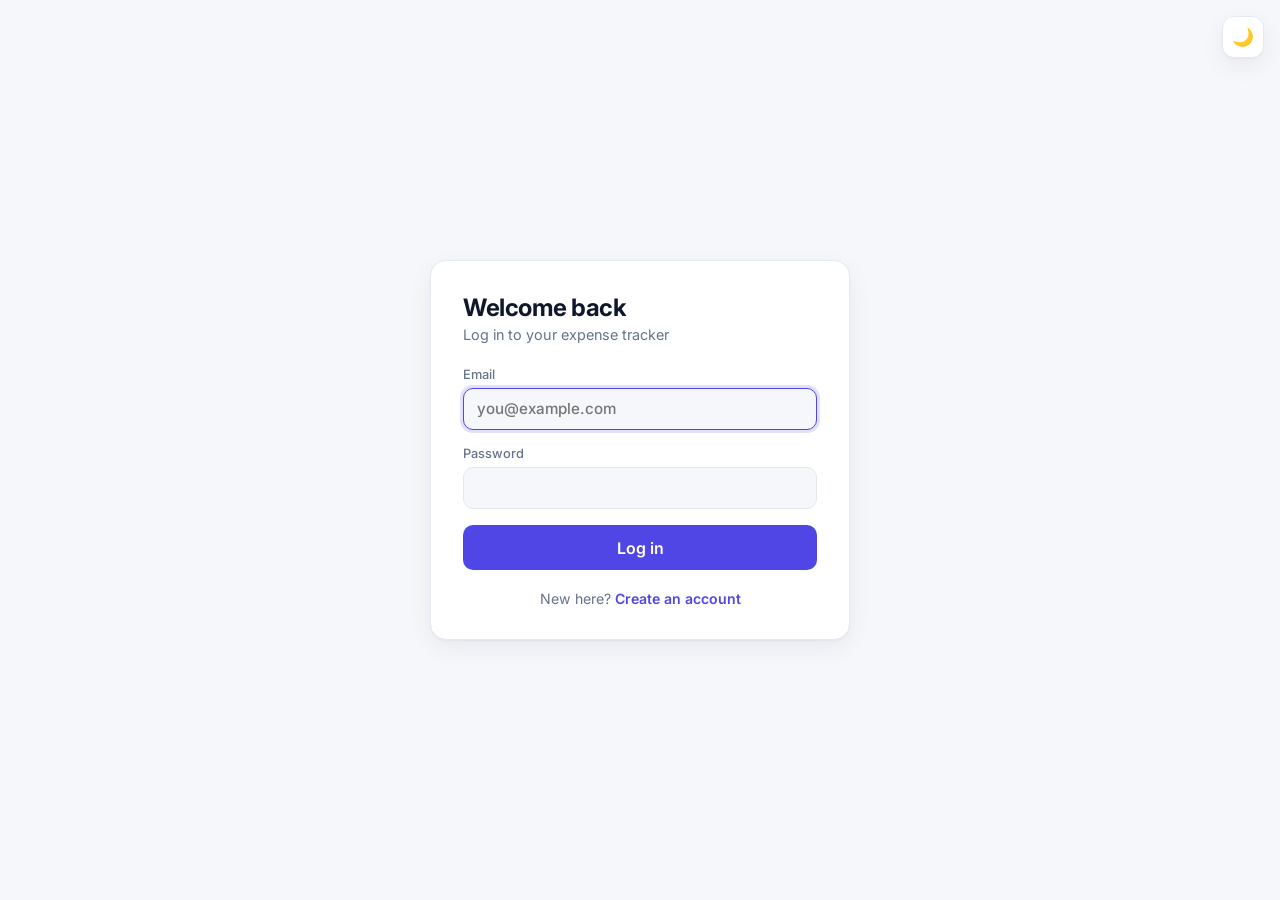
<file: ExpenseTracker.Api/wwwroot/add.html>
<!DOCTYPE html>
<html lang="en">
<head>
    <meta charset="UTF-8">
    <meta name="viewport" content="width=device-width, initial-scale=1">
    <title>Add expense</title>
    <link rel="preconnect" href="https://fonts.googleapis.com">
    <link rel="preconnect" href="https://fonts.gstatic.com" crossorigin>
    <link href="https://fonts.googleapis.com/css2?family=Inter:wght@400;500;600;700&display=swap" rel="stylesheet">
    <link rel="stylesheet" href="css/style.css">
</head>
<body>
    <div class="app">

        <header class="topbar">
            <div>
                <a href="index.html" class="back-link">← Back to expenses</a>
                <h1 id="page-title">Add expense</h1>
                <p class="subtitle" id="page-subtitle">Record a new expense</p>
            </div>
            <button id="theme-toggle" class="icon-btn" aria-label="Toggle theme">🌙</button>
        </header>

        <section class="card form-page">
            <form id="expense-form">
                <label>
                    Amount
                    <input type="number" id="amount" placeholder="0.00" step="0.01" min="0.01" required>
                </label>

                <label>
                    Category
                    <select id="category" required>
                        <option value="" disabled selected>Loading...</option>
                    </select>
                    <a href="categories.html" class="field-link">Manage categories</a>
                </label>

                <label>
                    Description
                    <input type="text" id="description" placeholder="Optional note" maxlength="200">
                </label>

                <label>
                    Date
                    <input type="date" id="date" required>
                </label>

                <div class="form-actions">
                    <a href="index.html" class="btn-secondary btn-link">Cancel</a>
                    <button type="submit" class="btn-primary" id="submit-btn">Save expense</button>
                </div>
            </form>
        </section>

    </div>

    <div id="toast" class="toast" role="status"></div>

    <script src="js/common.js"></script>
    <script src="js/add.js"></script>
</body>
</html>
</file>
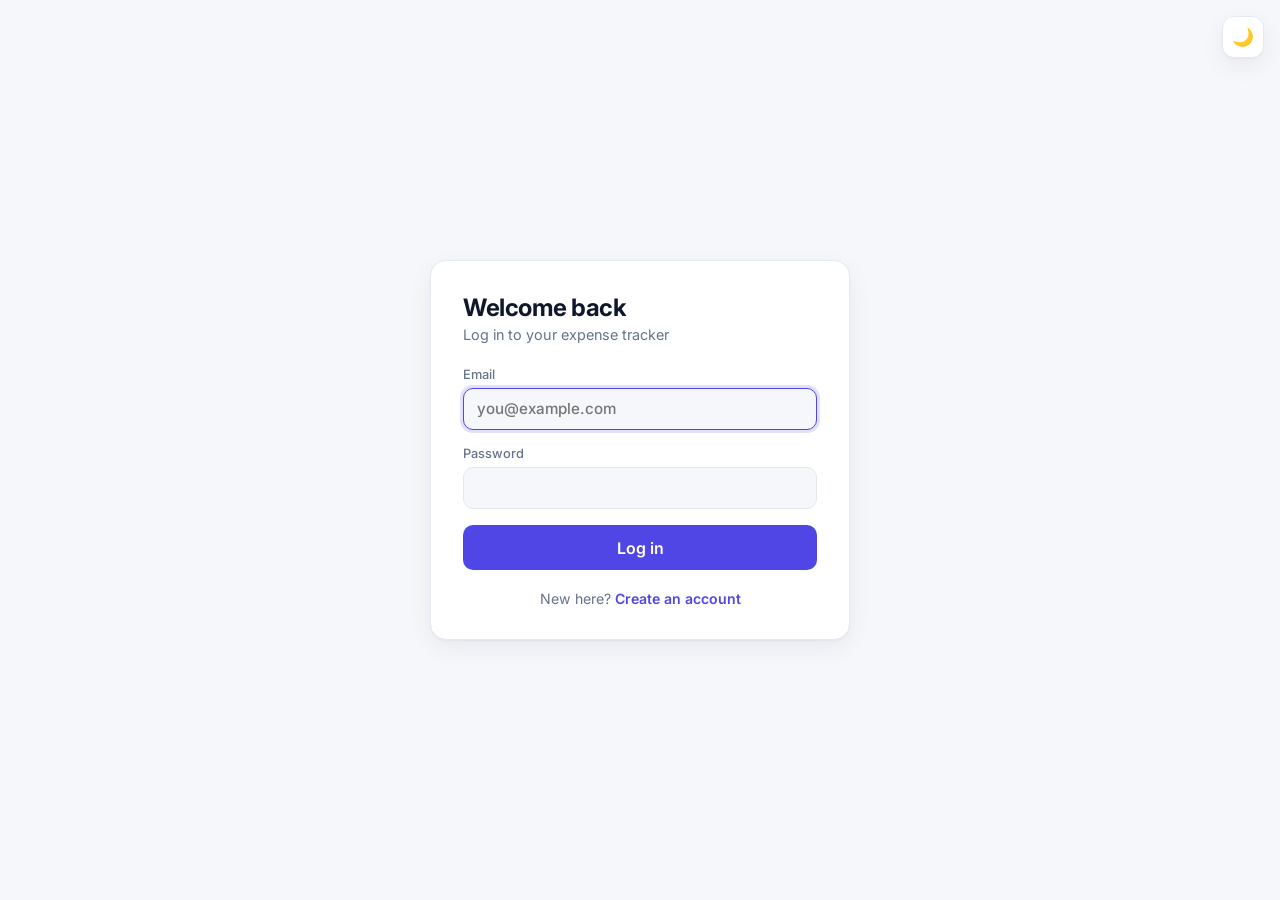
<file: ExpenseTracker.Api/wwwroot/categories.html>
<!DOCTYPE html>
<html lang="en">
<head>
    <meta charset="UTF-8">
    <meta name="viewport" content="width=device-width, initial-scale=1">
    <title>Categories</title>
    <link rel="preconnect" href="https://fonts.googleapis.com">
    <link rel="preconnect" href="https://fonts.gstatic.com" crossorigin>
    <link href="https://fonts.googleapis.com/css2?family=Inter:wght@400;500;600;700&display=swap" rel="stylesheet">
    <link rel="stylesheet" href="css/style.css">
</head>
<body>
    <div class="app">

        <header class="topbar">
            <div>
                <a href="index.html" class="back-link">← Back to expenses</a>
                <h1>Categories</h1>
                <p class="subtitle">Organize your spending</p>
            </div>
            <button id="theme-toggle" class="icon-btn" aria-label="Toggle theme">🌙</button>
        </header>

        <div class="stack">
            <section class="card">
                <h2 id="form-title">Add category</h2>
                <form id="category-form">
                    <div class="field-row">
                        <label>
                            Name
                            <input type="text" id="cat-name" placeholder="e.g. Groceries" maxlength="50" required>
                        </label>
                        <label>
                            Color
                            <input type="color" id="cat-color" value="#6366f1">
                        </label>
                    </div>
                    <label>
                        Monthly budget (optional)
                        <input type="number" id="cat-budget" placeholder="No limit" min="0" step="0.01">
                    </label>
                    <div class="form-actions">
                        <button type="button" id="cat-cancel" class="btn-secondary" hidden>Cancel</button>
                        <button type="submit" id="cat-submit" class="btn-primary">Add category</button>
                    </div>
                </form>
            </section>

            <section class="card">
                <h2>Your categories</h2>
                <ul id="category-list" class="expense-list"></ul>
            </section>
        </div>

    </div>

    <div id="toast" class="toast" role="status"></div>

    <script src="js/common.js"></script>
    <script src="js/categories.js"></script>
</body>
</html>
</file>
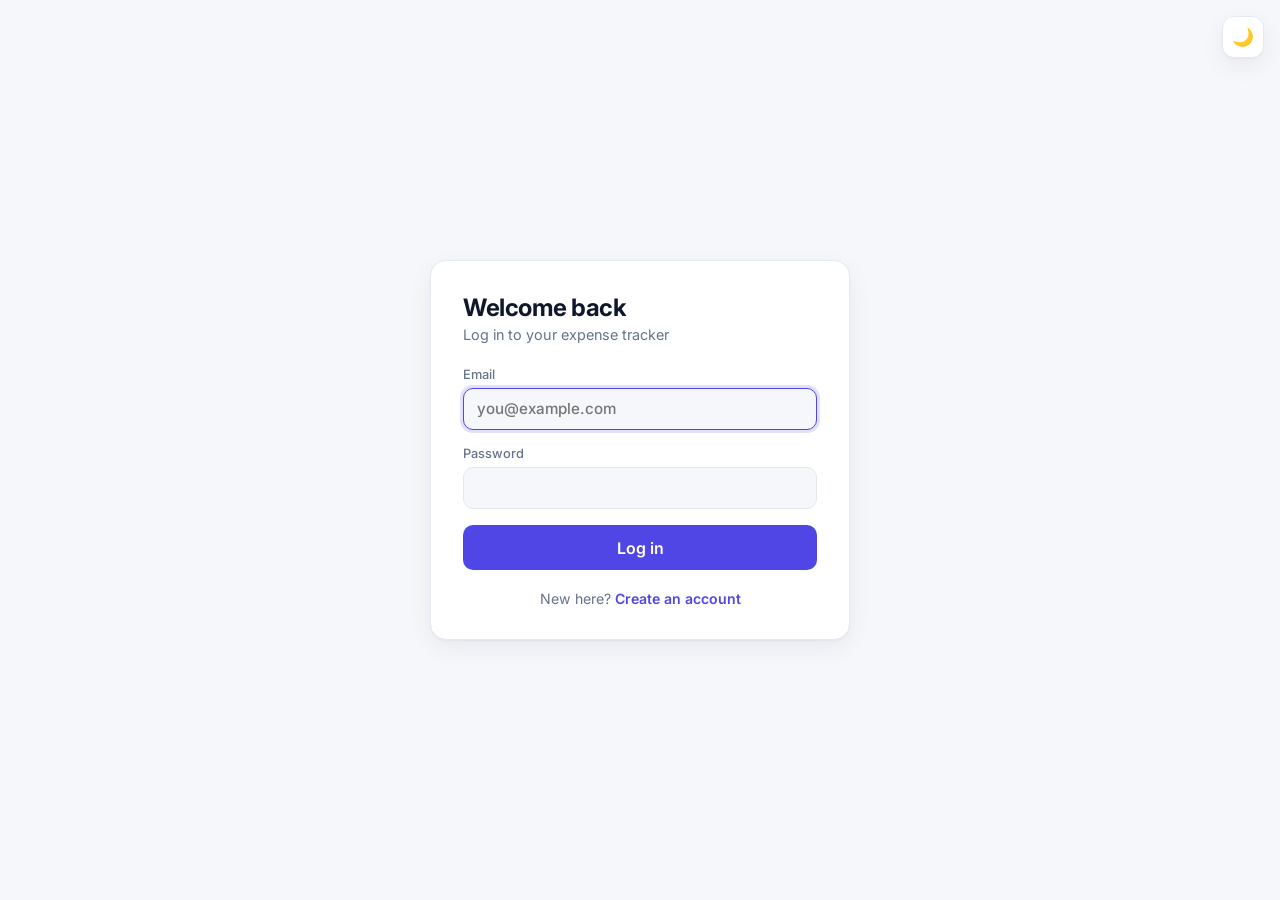
<file: ExpenseTracker.Api/wwwroot/login.html>
<!DOCTYPE html>
<html lang="en">
<head>
    <meta charset="UTF-8">
    <meta name="viewport" content="width=device-width, initial-scale=1">
    <title>Log in</title>
    <link rel="preconnect" href="https://fonts.googleapis.com">
    <link rel="preconnect" href="https://fonts.gstatic.com" crossorigin>
    <link href="https://fonts.googleapis.com/css2?family=Inter:wght@400;500;600;700&display=swap" rel="stylesheet">
    <link rel="stylesheet" href="css/style.css">
</head>
<body>
    <button id="theme-toggle" class="icon-btn auth-theme" aria-label="Toggle theme">🌙</button>

    <div class="auth-wrap">
        <section class="card auth-card">
            <h1>Welcome back</h1>
            <p class="subtitle">Log in to your expense tracker</p>

            <form id="login-form">
                <label>
                    Email
                    <input type="email" id="email" autocomplete="email" placeholder="you@example.com" required>
                </label>

                <label>
                    Password
                    <input type="password" id="password" autocomplete="current-password" required>
                </label>

                <button type="submit" class="btn-primary" id="submit-btn">Log in</button>
            </form>

            <p class="auth-switch">New here? <a href="register.html">Create an account</a></p>
        </section>
    </div>

    <div id="toast" class="toast" role="status"></div>

    <script src="js/common.js"></script>
    <script src="js/login.js"></script>
</body>
</html>
</file>
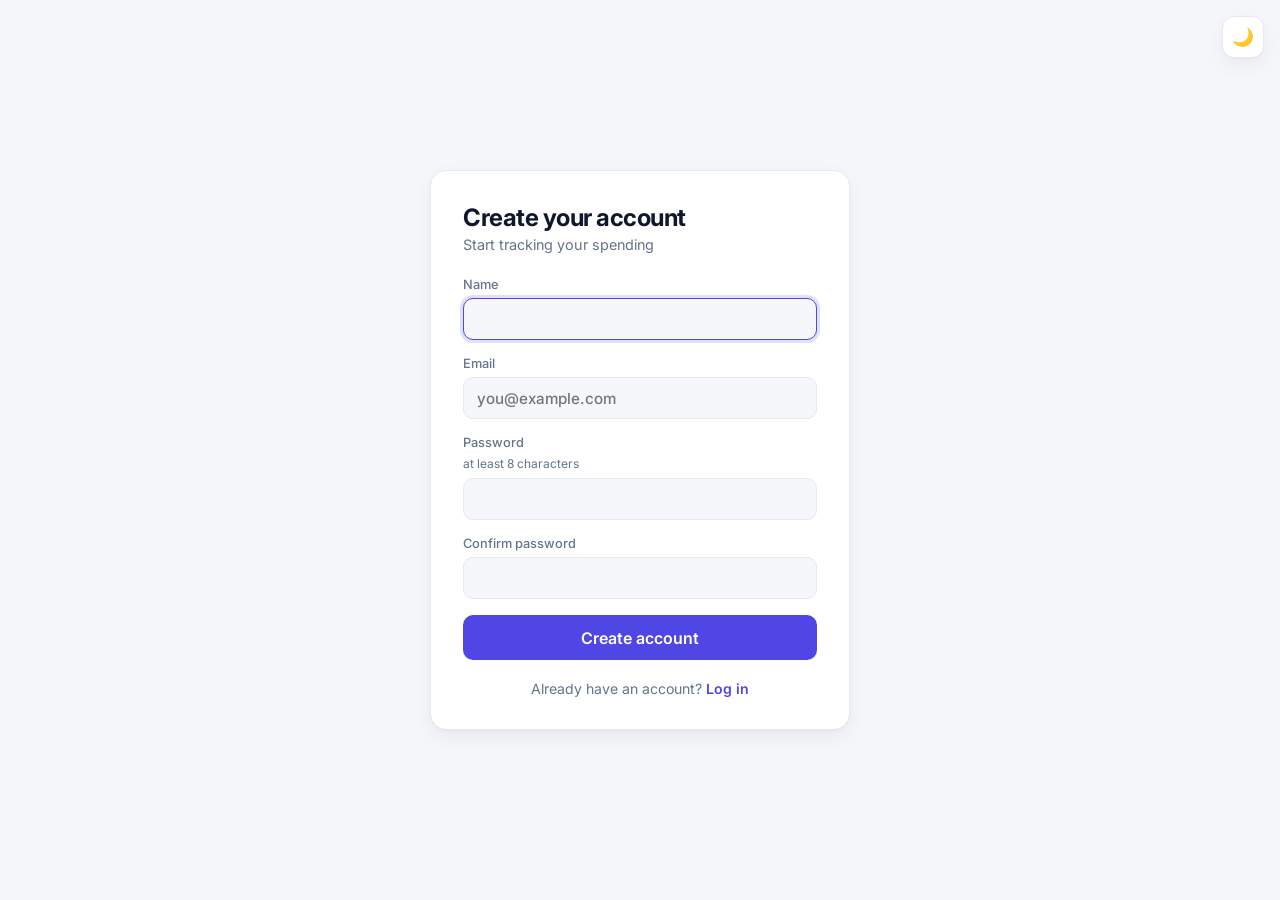
<file: ExpenseTracker.Api/wwwroot/register.html>
<!DOCTYPE html>
<html lang="en">
<head>
    <meta charset="UTF-8">
    <meta name="viewport" content="width=device-width, initial-scale=1">
    <title>Create account</title>
    <link rel="preconnect" href="https://fonts.googleapis.com">
    <link rel="preconnect" href="https://fonts.gstatic.com" crossorigin>
    <link href="https://fonts.googleapis.com/css2?family=Inter:wght@400;500;600;700&display=swap" rel="stylesheet">
    <link rel="stylesheet" href="css/style.css">
</head>
<body>
    <button id="theme-toggle" class="icon-btn auth-theme" aria-label="Toggle theme">🌙</button>

    <div class="auth-wrap">
        <section class="card auth-card">
            <h1>Create your account</h1>
            <p class="subtitle">Start tracking your spending</p>

            <form id="register-form">
                <label>
                    Name
                    <input type="text" id="name" autocomplete="name" maxlength="100" required>
                </label>

                <label>
                    Email
                    <input type="email" id="email" autocomplete="email" placeholder="you@example.com" required>
                </label>

                <label>
                    Password <span class="field-hint">at least 8 characters</span>
                    <input type="password" id="password" autocomplete="new-password" minlength="8" required>
                </label>

                <label>
                    Confirm password
                    <input type="password" id="confirm" autocomplete="new-password" minlength="8" required>
                </label>

                <button type="submit" class="btn-primary" id="submit-btn">Create account</button>
            </form>

            <p class="auth-switch">Already have an account? <a href="login.html">Log in</a></p>
        </section>
    </div>

    <div id="toast" class="toast" role="status"></div>

    <script src="js/common.js"></script>
    <script src="js/register.js"></script>
</body>
</html>
</file>
<file: ExpenseTracker.Api/wwwroot/css/style.css>
:root {
    --bg: #f5f7fb;
    --surface: #ffffff;
    --text: #0f172a;
    --muted: #64748b;
    --border: #e5e9f2;
    --primary: #4f46e5;
    --primary-hover: #4338ca;
    --danger: #ef4444;
    --shadow: 0 1px 2px rgba(15, 23, 42, .04), 0 8px 24px rgba(15, 23, 42, .06);
    --radius: 16px;
}

[data-theme="dark"] {
    --bg: #0b1020;
    --surface: #131a2e;
    --text: #e8ecf8;
    --muted: #94a3b8;
    --border: #232c47;
    --primary: #6366f1;
    --primary-hover: #818cf8;
    --shadow: 0 8px 24px rgba(0, 0, 0, .35);
}

* {
    box-sizing: border-box;
}

body {
    margin: 0;
    font-family: 'Inter', system-ui, sans-serif;
    background: var(--bg);
    color: var(--text);
    transition: background .25s, color .25s;
}

.app {
    max-width: 1100px;
    margin: 0 auto;
    padding: 2rem 1.25rem 4rem;
}

/* Header */
.topbar {
    display: flex;
    justify-content: space-between;
    align-items: center;
    margin-bottom: 1.5rem;
}

h1 {
    margin: 0;
    font-size: 1.75rem;
    letter-spacing: -.02em;
}

h2 {
    margin: 0 0 1rem;
    font-size: 1.05rem;
}

.subtitle {
    margin: .25rem 0 0;
    color: var(--muted);
    font-size: .9rem;
}

.icon-btn {
    width: 42px;
    height: 42px;
    border-radius: 12px;
    border: 1px solid var(--border);
    background: var(--surface);
    font-size: 1.1rem;
    cursor: pointer;
    box-shadow: var(--shadow);
}

/* Summary cards */
.stats {
    display: grid;
    grid-template-columns: repeat(4, 1fr);
    gap: 1rem;
    margin-bottom: 1.5rem;
}

.stat-card {
    background: var(--surface);
    border: 1px solid var(--border);
    border-radius: var(--radius);
    padding: 1.1rem 1.25rem;
    box-shadow: var(--shadow);
    display: flex;
    flex-direction: column;
    gap: .35rem;
}

.stat-label {
    color: var(--muted);
    font-size: .8rem;
    font-weight: 500;
}

.stat-value {
    font-size: 1.4rem;
    font-weight: 700;
    letter-spacing: -.02em;
}

/* Layout */
.layout {
    display: grid;
    grid-template-columns: 340px 1fr;
    gap: 1.5rem;
    align-items: start;
}

.card {
    background: var(--surface);
    border: 1px solid var(--border);
    border-radius: var(--radius);
    padding: 1.5rem;
    box-shadow: var(--shadow);
}

.card-head {
    display: flex;
    justify-content: space-between;
    align-items: center;
    gap: 1rem;
    margin-bottom: 1rem;
}

    .card-head h2 {
        margin: 0;
    }

/* Form */
form {
    display: flex;
    flex-direction: column;
    gap: 1rem;
}

label {
    display: flex;
    flex-direction: column;
    gap: .4rem;
    font-size: .8rem;
    font-weight: 500;
    color: var(--muted);
}

input {
    font: inherit;
    font-size: .95rem;
    color: var(--text);
    background: var(--bg);
    border: 1px solid var(--border);
    border-radius: 10px;
    padding: .65rem .8rem;
    outline: none;
    transition: border-color .15s, box-shadow .15s;
}

    input:focus {
        border-color: var(--primary);
        box-shadow: 0 0 0 3px rgba(99, 102, 241, .2);
    }

.search {
    width: 180px;
    padding: .5rem .8rem;
}

.btn-primary {
    font: inherit;
    font-weight: 600;
    color: #fff;
    background: var(--primary);
    border: 0;
    border-radius: 10px;
    padding: .8rem 1rem;
    cursor: pointer;
    transition: background .15s, transform .05s;
}

    .btn-primary:hover {
        background: var(--primary-hover);
    }

    .btn-primary:active {
        transform: scale(.98);
    }

    .btn-primary:disabled {
        opacity: .6;
        cursor: wait;
    }

/* Expense list */
.expense-list {
    list-style: none;
    margin: 0;
    padding: 0;
}

.expense-item {
    display: flex;
    align-items: center;
    gap: .9rem;
    padding: .85rem 0;
    border-bottom: 1px solid var(--border);
    animation: fadeIn .25s ease;
}

    .expense-item:last-child {
        border-bottom: 0;
    }

.avatar {
    width: 42px;
    height: 42px;
    border-radius: 12px;
    display: grid;
    place-items: center;
    font-weight: 700;
    flex-shrink: 0;
}

.expense-info {
    flex: 1;
    min-width: 0;
}

.expense-title {
    font-weight: 600;
    font-size: .95rem;
    white-space: nowrap;
    overflow: hidden;
    text-overflow: ellipsis;
}

.expense-meta {
    color: var(--muted);
    font-size: .8rem;
    margin-top: .15rem;
}

.badge {
    display: inline-block;
    font-size: .7rem;
    font-weight: 600;
    padding: .1rem .5rem;
    border-radius: 999px;
    margin-right: .4rem;
}

.expense-amount {
    font-weight: 700;
    white-space: nowrap;
}

.delete-btn {
    border: 0;
    background: transparent;
    color: var(--muted);
    font-size: 1rem;
    cursor: pointer;
    border-radius: 8px;
    padding: .4rem .5rem;
    transition: background .15s, color .15s;
}

    .delete-btn:hover {
        background: rgba(239, 68, 68, .12);
        color: var(--danger);
    }

/* Empty state */
.empty {
    text-align: center;
    padding: 2.5rem 1rem;
    color: var(--muted);
}

.empty-icon {
    font-size: 2.5rem;
    margin-bottom: .5rem;
}

/* Toast */
.toast {
    position: fixed;
    bottom: 1.5rem;
    left: 50%;
    transform: translate(-50%, 20px);
    background: #0f172a;
    color: #fff;
    padding: .75rem 1.25rem;
    border-radius: 12px;
    font-size: .9rem;
    opacity: 0;
    pointer-events: none;
    transition: opacity .25s, transform .25s;
}

    .toast.show {
        opacity: 1;
        transform: translate(-50%, 0);
    }

    .toast.error {
        background: var(--danger);
    }

@keyframes fadeIn {
    from {
        opacity: 0;
        transform: translateY(6px);
    }

    to {
        opacity: 1;
        transform: none;
    }
}

/* Stop grid children from overflowing */
.layout > * {
    min-width: 0;
}

/* Keep the form visible while you scroll */
.sticky-card {
    position: sticky;
    top: 1.5rem;
}

/* Big numbers stay inside their cards */
.stat-card {
    min-width: 0;
}

.stat-value {
    font-size: clamp(1.05rem, 2vw, 1.4rem);
    white-space: nowrap;
    overflow: hidden;
    text-overflow: ellipsis;
}

.expense-amount {
    font-variant-numeric: tabular-nums;
}

/* Pagination */
.pagination {
    display: flex;
    justify-content: space-between;
    align-items: center;
    gap: 1rem;
    margin-top: 1rem;
    padding-top: 1rem;
    border-top: 1px solid var(--border);
    font-size: .85rem;
    color: var(--muted);
}

    .pagination[hidden] {
        display: none;
    }

.page-btn {
    font: inherit;
    font-size: .85rem;
    font-weight: 600;
    color: var(--text);
    background: var(--bg);
    border: 1px solid var(--border);
    border-radius: 10px;
    padding: .5rem .9rem;
    cursor: pointer;
}

    .page-btn:hover:not(:disabled) {
        border-color: var(--primary);
        color: var(--primary);
    }

    .page-btn:disabled {
        opacity: .4;
        cursor: not-allowed;
    }

/* Responsive */
@media (max-width: 900px) {
    .stats {
        grid-template-columns: repeat(2, 1fr);
    }

    .layout {
        grid-template-columns: 1fr;
    }
    .sticky-card {
        position: static;
    }
}

@media (max-width: 480px) {
    .search {
        width: 130px;
    }

    .stat-value {
        font-size: 1.15rem;
    }
}

/* ---------- Header actions ---------- */
.card-head {
    flex-wrap: wrap;
}

.head-actions {
    display: flex;
    gap: .5rem;
    align-items: center;
}

.btn-secondary {
    font: inherit;
    font-size: .85rem;
    font-weight: 600;
    color: var(--text);
    background: var(--bg);
    border: 1px solid var(--border);
    border-radius: 10px;
    padding: .5rem .9rem;
    cursor: pointer;
    white-space: nowrap;
}

    .btn-secondary:hover {
        border-color: var(--primary);
        color: var(--primary);
    }

/* ---------- Export popup ---------- */
.dialog {
    width: min(440px, calc(100vw - 2rem));
    padding: 0;
    color: var(--text);
    background: var(--surface);
    border: 1px solid var(--border);
    border-radius: var(--radius);
    box-shadow: 0 24px 60px rgba(0, 0, 0, .35);
}

    .dialog::backdrop {
        background: rgba(2, 6, 23, .55);
        backdrop-filter: blur(3px);
    }

.dialog-inner {
    padding: 1.5rem;
    display: flex;
    flex-direction: column;
    gap: 1.1rem;
}

.dialog-head {
    display: flex;
    justify-content: space-between;
    align-items: center;
}

    .dialog-head h2 {
        margin: 0;
    }

.icon-btn.small {
    width: 34px;
    height: 34px;
    border-radius: 10px;
    box-shadow: none;
    font-size: .85rem;
    color: var(--text);
}

/* Quick range chips */
.chips {
    display: flex;
    flex-wrap: wrap;
    gap: .5rem;
}

.chip {
    font: inherit;
    font-size: .82rem;
    font-weight: 600;
    color: var(--text);
    background: var(--bg);
    border: 1px solid var(--border);
    border-radius: 999px;
    padding: .4rem .85rem;
    cursor: pointer;
    transition: border-color .15s, background .15s;
}

    .chip:hover {
        border-color: var(--primary);
    }

    .chip.active {
        background: var(--primary);
        border-color: var(--primary);
        color: #fff;
    }

/* From / To fields */
.range-fields {
    display: grid;
    grid-template-columns: 1fr 1fr;
    gap: .75rem;
}

/* Hint line under the dates */
.export-hint {
    margin: 0;
    min-height: 1.2em;
    font-size: .85rem;
    color: var(--muted);
}

    .export-hint.error {
        color: var(--danger);
    }

/* ---------- Two-page layout ---------- */
.topbar-actions {
    display: flex;
    align-items: center;
    gap: .75rem;
}

/* Lets <a> links look like buttons */
.btn-link {
    display: inline-flex;
    align-items: center;
    justify-content: center;
    text-decoration: none;
}

.topbar .btn-primary {
    padding: .65rem 1.1rem;
    white-space: nowrap;
}

.back-link {
    display: inline-block;
    margin-bottom: .5rem;
    color: var(--muted);
    font-size: .85rem;
    text-decoration: none;
}

    .back-link:hover {
        color: var(--primary);
    }

/* Add page */
.form-page {
    max-width: 520px;
    margin: 0 auto;
}

.form-actions {
    display: flex;
    gap: .75rem;
    margin-top: .25rem;
}

    .form-actions .btn-primary {
        flex: 1;
    }

    .form-actions .btn-secondary {
        padding: .8rem 1.1rem;
    }

/* ---------- Charts ---------- */
.charts {
    display: grid;
    grid-template-columns: 1fr 1.4fr;
    gap: 1.5rem;
    margin-bottom: 1.5rem;
}

.chart-card {
    min-width: 0;
}

    .chart-card h2 {
        margin-bottom: 1rem;
    }

.chart-box {
    position: relative;
    height: 260px;
}

.chart-empty {
    display: grid;
    place-items: center;
    height: 100%;
    margin: 0;
    color: var(--muted);
}

    .chart-empty[hidden] {
        display: none;
    }

@media (max-width: 900px) {
    .charts {
        grid-template-columns: 1fr;
    }
}

/* ---------- Row actions ---------- */
.row-actions {
    display: flex;
    gap: .15rem;
}

.edit-btn {
    display: inline-block;
    color: var(--muted);
    font-size: 1rem;
    text-decoration: none;
    border-radius: 8px;
    padding: .4rem .5rem;
    transition: background .15s;
}

    .edit-btn:hover {
        background: rgba(99, 102, 241, .14);
    }

/* ---------- Category colors ---------- */
/* Each row sets --c to its category color. The mix keeps the text readable in light and dark mode. */
.avatar,
.badge {
    background: color-mix(in srgb, var(--c, #6366f1) 18%, transparent);
    color: color-mix(in srgb, var(--c, #6366f1) 70%, var(--text));
}

/* ---------- Select and color inputs ---------- */
select {
    font: inherit;
    font-size: .95rem;
    color: var(--text);
    background: var(--bg);
    border: 1px solid var(--border);
    border-radius: 10px;
    padding: .65rem .8rem;
    outline: none;
    transition: border-color .15s, box-shadow .15s;
}

    select:focus {
        border-color: var(--primary);
        box-shadow: 0 0 0 3px rgba(99, 102, 241, .2);
    }

input[type="color"] {
    height: 44px;
    padding: .25rem;
    cursor: pointer;
}

.field-link {
    font-size: .78rem;
    font-weight: 500;
    color: var(--primary);
    text-decoration: none;
}

    .field-link:hover {
        text-decoration: underline;
    }

/* ---------- Categories page ---------- */
.stack {
    display: flex;
    flex-direction: column;
    gap: 1.5rem;
    max-width: 640px;
    margin: 0 auto;
}

.field-row {
    display: grid;
    grid-template-columns: 1fr 120px;
    gap: .75rem;
}

.edit-btn {
    border: 0;
    background: transparent;
    cursor: pointer;
}

.delete-btn:disabled,
.delete-btn:disabled:hover {
    opacity: .35;
    cursor: not-allowed;
    background: transparent;
    color: var(--muted);
}

.topbar .btn-secondary {
    padding: .65rem 1.1rem;
}

/* ---------- Budgets ---------- */
.budget-card {
    margin-bottom: 1.5rem;
}

.budget-month {
    color: var(--muted);
    font-weight: 500;
    font-size: .85rem;
}

.budget-list {
    display: flex;
    flex-direction: column;
    gap: 1.1rem;
}

.budget-head {
    display: flex;
    justify-content: space-between;
    align-items: baseline;
    gap: 1rem;
    margin-bottom: .4rem;
    font-size: .9rem;
}

.budget-name {
    display: flex;
    align-items: center;
    gap: .5rem;
    font-weight: 600;
}

.budget-dot {
    width: 10px;
    height: 10px;
    border-radius: 50%;
    background: var(--c, var(--primary));
}

.budget-amounts {
    color: var(--muted);
    font-size: .82rem;
    white-space: nowrap;
}

.budget-track {
    height: 10px;
    border-radius: 999px;
    background: var(--bg);
    border: 1px solid var(--border);
    overflow: hidden;
}

.budget-bar {
    height: 100%;
    border-radius: 999px;
    background: #22c55e;
    transition: width .4s ease;
}

.budget-row.warn .budget-bar {
    background: #f59e0b;
}

.budget-row.over .budget-bar {
    background: #ef4444;
}

.budget-note {
    margin-top: .35rem;
    font-size: .78rem;
    color: var(--muted);
}

.budget-row.over .budget-note {
    color: var(--danger);
    font-weight: 500;
}

.budget-empty {
    margin: 0;
    color: var(--muted);
    font-size: .9rem;
}

    .budget-empty[hidden] {
        display: none;
    }

/* ---------- Filters ---------- */
.filter-count {
    display: inline-grid;
    place-items: center;
    min-width: 18px;
    height: 18px;
    margin-left: .35rem;
    padding: 0 .35rem;
    border-radius: 999px;
    background: var(--primary);
    color: #fff;
    font-size: .7rem;
    font-weight: 700;
}

    .filter-count[hidden] {
        display: none;
    }

.filters {
    margin-bottom: 1rem;
    padding: 1rem;
    background: var(--bg);
    border: 1px solid var(--border);
    border-radius: 12px;
}

.filter-grid {
    display: grid;
    grid-template-columns: repeat(auto-fit, minmax(150px, 1fr));
    gap: .75rem;
}

    .filter-grid input,
    .filter-grid select {
        width: 100%;
        background: var(--surface);
    }

.filter-actions {
    display: flex;
    flex-wrap: wrap;
    gap: .5rem;
    margin-top: .9rem;
}

.filters .btn-secondary {
    background: var(--surface);
}

.results-line {
    margin: 0 0 .5rem;
    font-size: .82rem;
    color: var(--muted);
}

/* ---------- User menu ---------- */
.topbar-actions {
    flex-wrap: wrap;
    justify-content: flex-end;
}

.user-menu {
    display: flex;
    align-items: center;
    gap: .6rem;
    padding-left: .75rem;
    border-left: 1px solid var(--border);
}

.user-avatar {
    display: grid;
    place-items: center;
    width: 34px;
    height: 34px;
    border-radius: 50%;
    background: var(--primary);
    color: #fff;
    font-size: .85rem;
    font-weight: 700;
}

.user-name {
    max-width: 140px;
    overflow: hidden;
    text-overflow: ellipsis;
    white-space: nowrap;
    font-size: .88rem;
    font-weight: 600;
}

.user-menu .btn-secondary {
    padding: .5rem .8rem;
}

/* ---------- Login and register pages ---------- */
.auth-wrap {
    min-height: 100vh;
    display: grid;
    place-items: center;
    padding: 2rem 1.25rem;
}

.auth-card {
    width: min(420px, 100%);
    padding: 2rem;
}

    .auth-card h1 {
        margin-bottom: .25rem;
        font-size: 1.5rem;
    }

    .auth-card form {
        margin-top: 1.5rem;
    }

.auth-theme {
    position: fixed;
    top: 1rem;
    right: 1rem;
}

.auth-switch {
    margin: 1.25rem 0 0;
    text-align: center;
    font-size: .88rem;
    color: var(--muted);
}

    .auth-switch a {
        color: var(--primary);
        font-weight: 600;
        text-decoration: none;
    }

        .auth-switch a:hover {
            text-decoration: underline;
        }

.field-hint {
    font-size: .75rem;
    font-weight: 400;
    color: var(--muted);
}

@media (max-width: 700px) {
    .user-name {
        display: none;
    }

    .user-menu {
        padding-left: 0;
        border-left: 0;
    }
}
</file>
